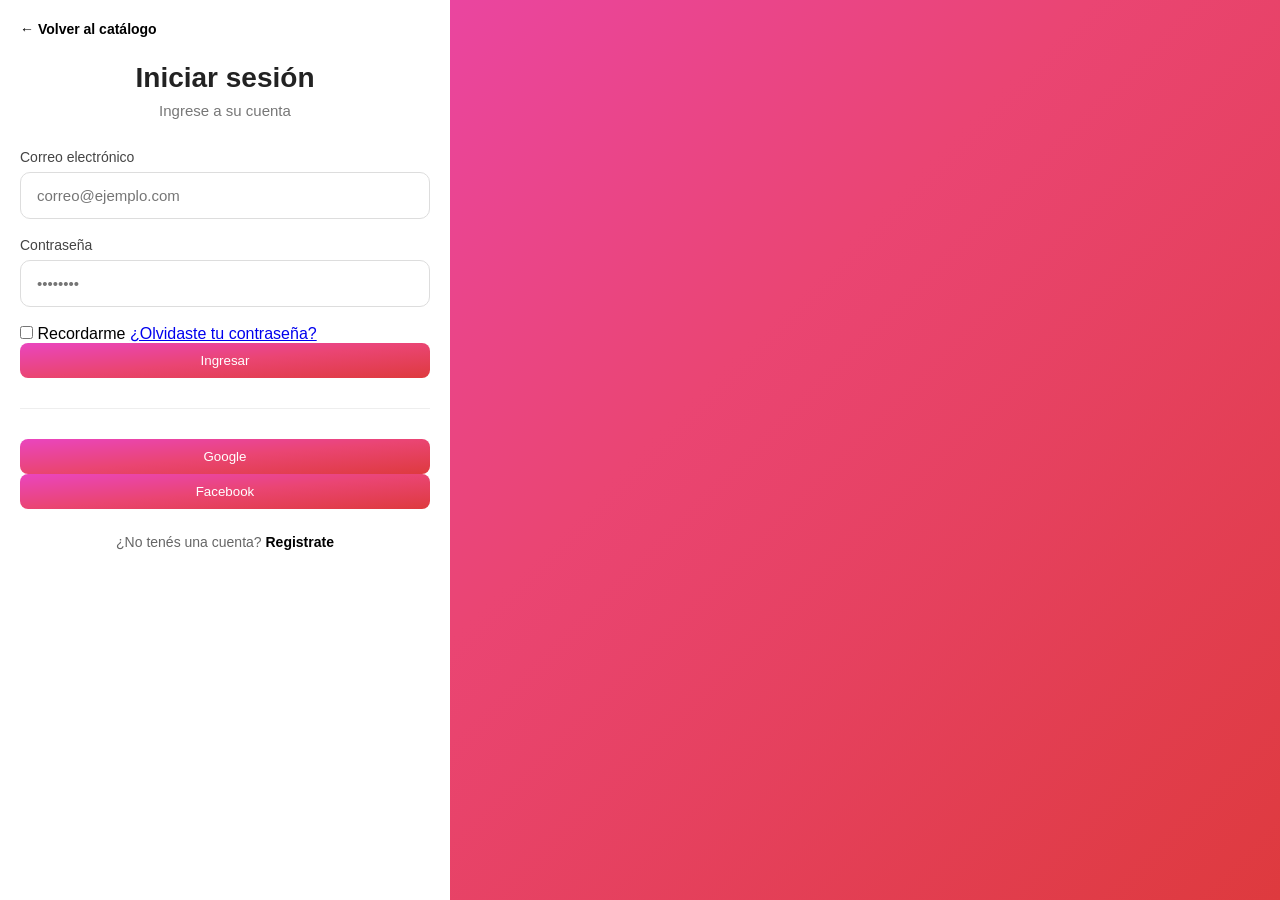
<file: sesion/login/login.html>
<!--Mathias 06/07/2026-->

<!DOCTYPE html>
<html lang="es">

    <head>
        <meta charset="UTF-8">
        <link rel="icon" type="image/png" href="../../public/img/favicon.png">
        <meta name="viewport" content="width=device-width, initial-scale=1.0">
        <title>Iniciar sesión</title>
        <link rel="stylesheet" href="../../public/css/sesion.css">
    </head>

    <body>

        <div class="container">
            <a href="../../index.php" class="back-btn">← Volver al catálogo</a>
            <h1>Iniciar sesión</h1>
            <p class="subtitle">Ingrese a su cuenta</p>

            <form action="#" method="POST">

                <div class="input-group">
                    <label for="email">Correo electrónico</label>
                    <input
                        type="email"
                        id="email"
                        name="email"
                        placeholder="correo@ejemplo.com"
                        required>
                </div>

                <div class="input-group">
                    <label for="password">Contraseña</label>
                    <input
                        type="password"
                        id="password"
                        name="password"
                        placeholder="••••••••"
                        required>
                </div>

                <div class="options">
                    <label>
                        <input type="checkbox">
                        Recordarme
                    </label>

                    <a href="#">¿Olvidaste tu contraseña?</a>
                </div>

                <button type="submit">Ingresar</button>

            </form>

            <hr>

            <div class="social">
                <button type="button">Google</button>
                <button type="button">Facebook</button>
            </div>

            <div class="register">
                ¿No tenés una cuenta?
                <a href="../register/register.html">Registrate</a>
            </div>

        </div>

    </body>

</html>
</file>
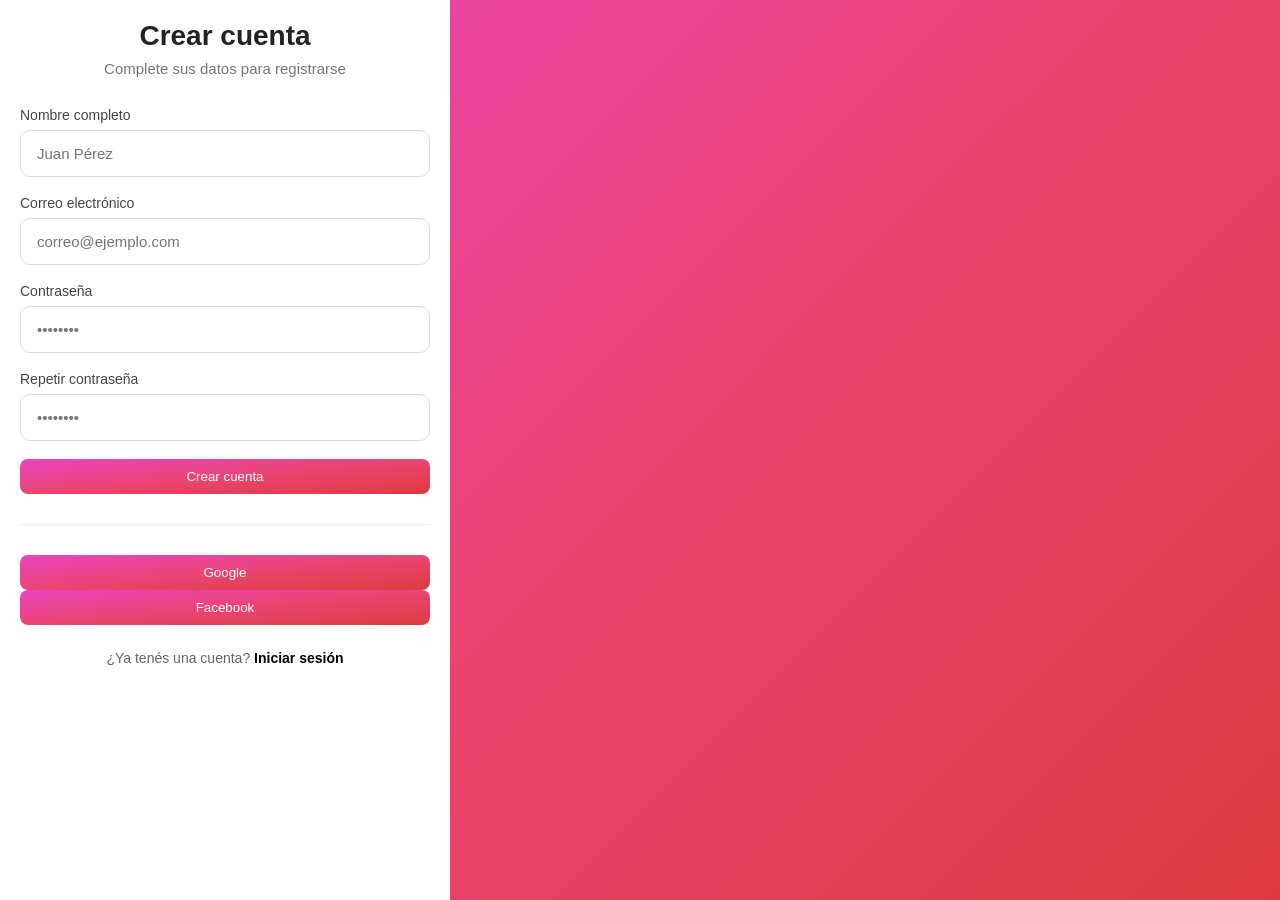
<file: sesion/register/register.html>
<!--mathias 07/06/2026-->
<!DOCTYPE html>
<html lang="es">
<head>
    <meta charset="UTF-8">
    <link rel="icon" type="image/png" href="../../public/img/favicon.png">
    <meta name="viewport" content="width=device-width, initial-scale=1.0">
    <title>Crear cuenta</title>
    <link rel="stylesheet" href="../../public/css/sesion.css">
</head>
<body>

    <div class="container">

        <h1>Crear cuenta</h1>
        <p class="subtitle">Complete sus datos para registrarse</p>

        <form action="#" method="POST">

            <div class="input-group">
                <label for="nombre">Nombre completo</label>
                <input
                    type="text"
                    id="nombre"
                    name="nombre"
                    placeholder="Juan Pérez"
                    required>
            </div>

            <div class="input-group">
                <label for="email">Correo electrónico</label>
                <input
                    type="email"
                    id="email"
                    name="email"
                    placeholder="correo@ejemplo.com"
                    required>
            </div>

            <div class="input-group">
                <label for="password">Contraseña</label>
                <input
                    type="password"
                    id="password"
                    name="password"
                    placeholder="••••••••"
                    required>
            </div>

            <div class="input-group">
                <label for="confirmPassword">Repetir contraseña</label>
                <input
                    type="password"
                    id="confirmPassword"
                    name="confirmPassword"
                    placeholder="••••••••"
                    required>
            </div>
            
            <button type="submit">Crear cuenta</button>

        </form>

        <hr>

        <div class="social">
            <button type="button">Google</button>
            <button type="button">Facebook</button>
        </div>

        <div class="register">
            ¿Ya tenés una cuenta?
            <a href="../login/login.html">Iniciar sesión</a>
        </div>

    </div>

</body>
</html>
</file>
<file: public/css/sesion.css>
/* Mathias 06/07/2026 */

@import url('https://fonts.googleapis.com/css2?family=Inter:wght@400;500;600&display=swap');

*{
    margin:0;
    padding:0;
    box-sizing:border-box;
    font-family: Arial, Helvetica, sans-serif;
}

html, body{
    width:100%;
    height:100%;
}

body{
    display:flex;
    justify-content:flex-start;
    align-items:stretch;
    background:linear-gradient(135deg,#EA45BF,#EA4573,#DE3A3E);
}

.container{
    width:100%;
    max-width:450px;
    height:100vh;
    background:#fff;
    padding:20px;
    overflow-y:auto;
}

.logo{
    display:block;
    margin:0 auto 25px;
    width:70px;
}

h1{
    text-align:center;
    font-size:28px;
    margin-bottom:8px;
    color:#222;
}

.subtitle{
    text-align:center;
    color:#777;
    margin-bottom:30px;
    font-size:15px;
}

.input-group{
    margin-bottom:18px;
}

.input-group label{
    display:block;
    margin-bottom:7px;
    font-size:14px;
    font-weight:500;
    color:#444;
}

.input-group input{
    width:100%;
    padding:14px 16px;
    border:1px solid #ddd;
    border-radius:10px;
    font-size:15px;
    transition:.25s;
    outline:none;
}

.input-group input:focus{
    border-color:#000;
    box-shadow:0 0 0 4px rgba(0,0,0,.08);
}


button{
    background: linear-gradient(to bottom right, #EA45BF, #EA4573, #DE3A3E);
    color: white;
    border: none;
    padding: 10px;
    border-radius: 8px;
    width: 100%;
    margin-top: auto;
    cursor: pointer;
}

button:hover {
    transition: all 0.3s ease-out;
    box-shadow: 0px 0px 5px #EA4573;
}

.register{
    text-align:center;
    margin-top:25px;
    color:#666;
    font-size:14px;
}

.register a{
    color:#000;
    text-decoration:none;
    font-weight:600;
}

.register a:hover{
    text-decoration:underline;
}

hr{
    border:none;
    border-top:1px solid #eee;
    margin:30px 0;
}


.back-btn{
    display:inline-block;
    margin-bottom:25px;
    color:#000;
    text-decoration:none;
    font-size:14px;
    font-weight:600;
    transition:.2s;
}

.back-btn:hover{
    color:#EA4573;
    transform:translateX(-3px);
}
.input-group {
    position: relative;
}

.input-group input[type="password"],
.input-group input[type="text"] {
    box-sizing: border-box;
}

.input-group button {
    position: absolute;
    right: 10px;
    bottom: 6px;
    background: transparent;
    border: none;
    cursor: pointer;
    font-size: 18px;
    width: auto;
    padding: 5px;
    color: black;
}
</file>
